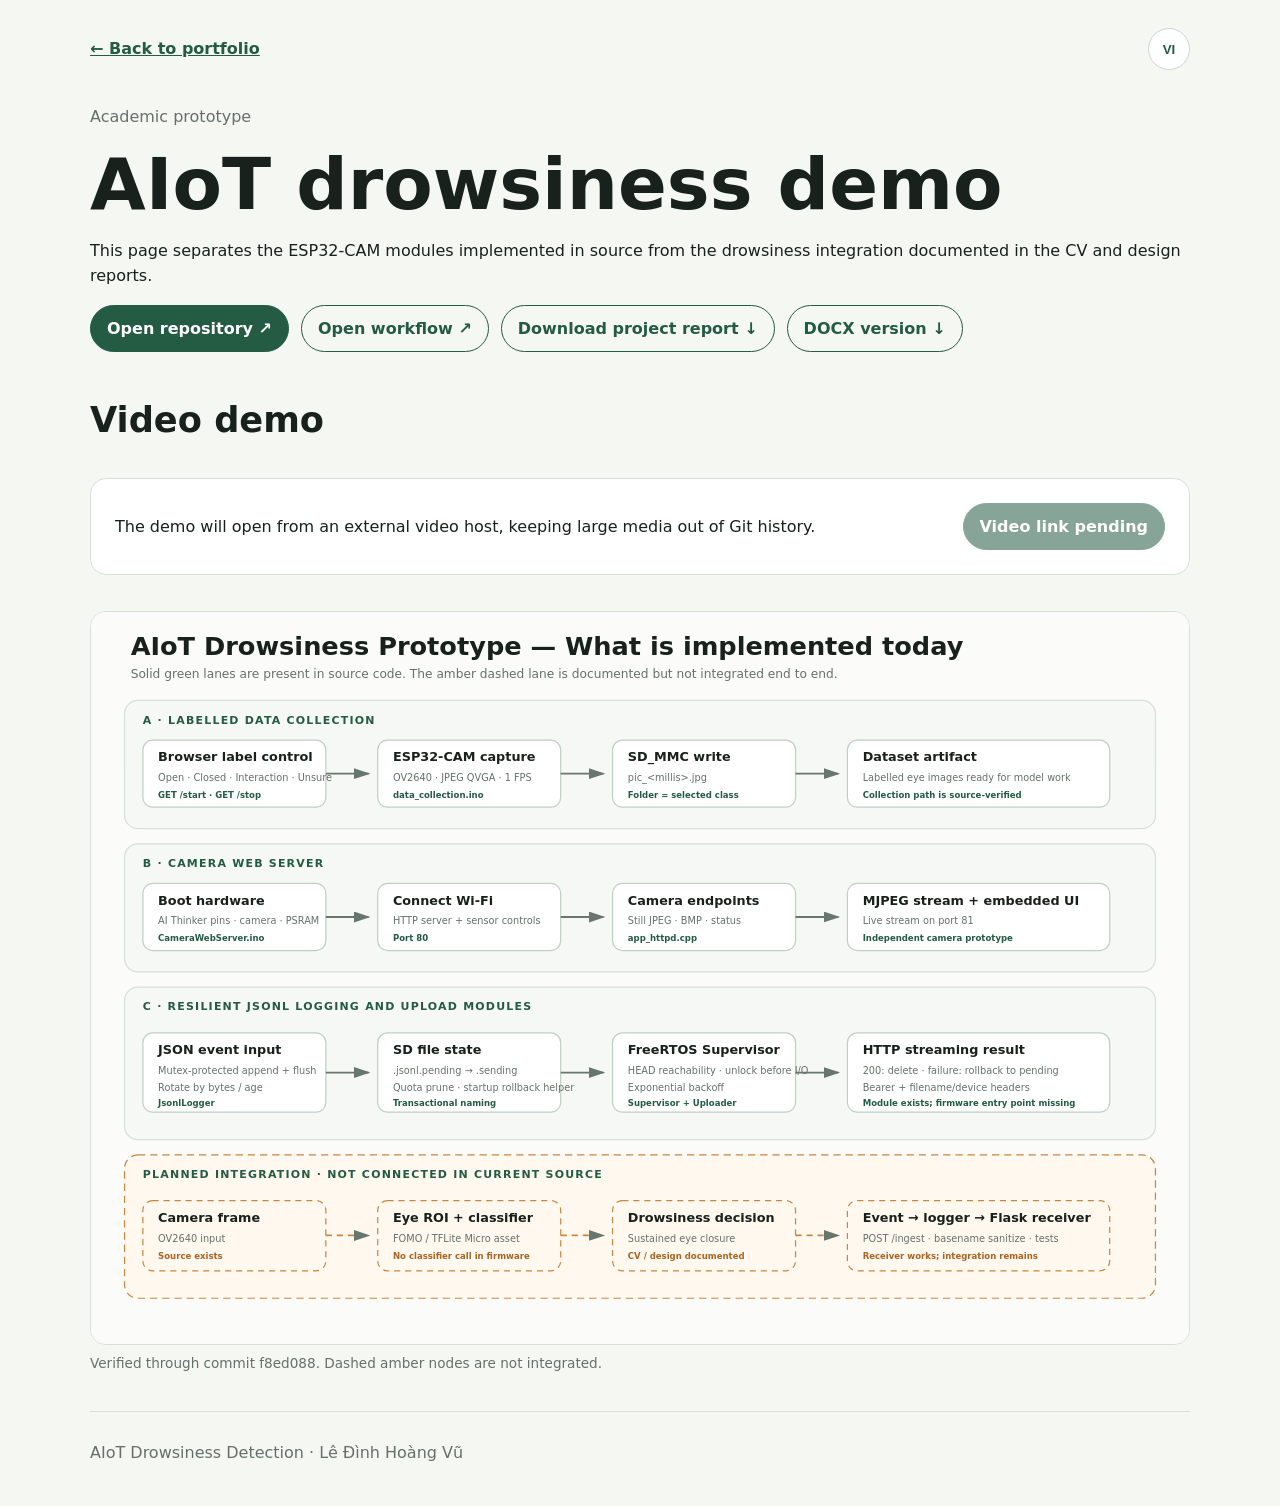
<file: demos/aiot-drowsiness/index.html>
<!doctype html>
<html lang="en">
<head><meta charset="utf-8"><meta name="viewport" content="width=device-width,initial-scale=1"><title>AIoT Drowsiness Demo</title><link rel="stylesheet" href="../styles.css"><script src="../script.js" defer></script></head>
<body data-title-en="AIoT Drowsiness Demo" data-title-vi="Demo AIoT phát hiện buồn ngủ">
<main class="shell">
  <div class="topbar"><a href="../../index.html#projects" data-en="← Back to portfolio" data-vi="← Về portfolio">← Back to portfolio</a><button class="language-toggle" type="button" aria-label="Switch to Vietnamese">VI</button></div>
  <header><p class="status" data-en="Academic prototype" data-vi="Nguyên mẫu học thuật">Academic prototype</p><h1>AIoT drowsiness demo</h1><p data-en="This page separates the ESP32-CAM modules implemented in source from the drowsiness integration documented in the CV and design reports." data-vi="Trang này phân biệt các mô-đun ESP32-CAM đã có mã nguồn với phần tích hợp phát hiện buồn ngủ chỉ được mô tả trong CV và báo cáo thiết kế.">This page separates the ESP32-CAM modules implemented in source from the drowsiness integration documented in the CV and design reports.</p><div class="actions"><a class="button primary" href="https://github.com/ldhv-04/SDEsp32" target="_blank" rel="noopener" data-en="Open repository ↗" data-vi="Mở mã nguồn ↗">Open repository ↗</a><a class="button" href="../../assets/images/projects/aiot-drowsiness-workflow.svg" target="_blank" data-en="Open workflow ↗" data-vi="Mở workflow ↗">Open workflow ↗</a><a class="button" href="reports/AIoT-Drowsiness-Project-Report.pdf" download data-en="Download project report ↓" data-vi="Tải báo cáo đồ án ↓">Download project report ↓</a><a class="button" href="reports/AIoT-Drowsiness-Project-Report.docx" download data-en="DOCX version ↓" data-vi="Bản DOCX ↓">DOCX version ↓</a></div></header>
  <section class="video-section"><h2 data-en="Video demo" data-vi="Video demo">Video demo</h2><div class="video-card"><p data-en="The demo will open from an external video host, keeping large media out of Git history." data-vi="Demo sẽ mở từ dịch vụ lưu trữ video bên ngoài để không đưa tệp lớn vào lịch sử Git.">The demo will open from an external video host, keeping large media out of Git history.</p><a class="button primary" aria-disabled="true" data-en="Video link pending" data-vi="Đang chờ link video">Video link pending</a></div></section>
  <figure><img src="../../assets/images/projects/aiot-drowsiness-workflow.svg" data-alt-en="AIoT implementation and planned integration workflow" data-alt-vi="Workflow triển khai và tích hợp dự kiến của AIoT" alt="AIoT implementation and planned integration workflow"><figcaption data-en="Verified through commit f8ed088. Dashed amber nodes are not integrated." data-vi="Đã xác minh đến commit f8ed088. Các node màu cam nét đứt chưa được tích hợp.">Verified through commit f8ed088. Dashed amber nodes are not integrated.</figcaption></figure>
  <footer>AIoT Drowsiness Detection · Lê Đình Hoàng Vũ</footer>
</main></body></html>
</file>
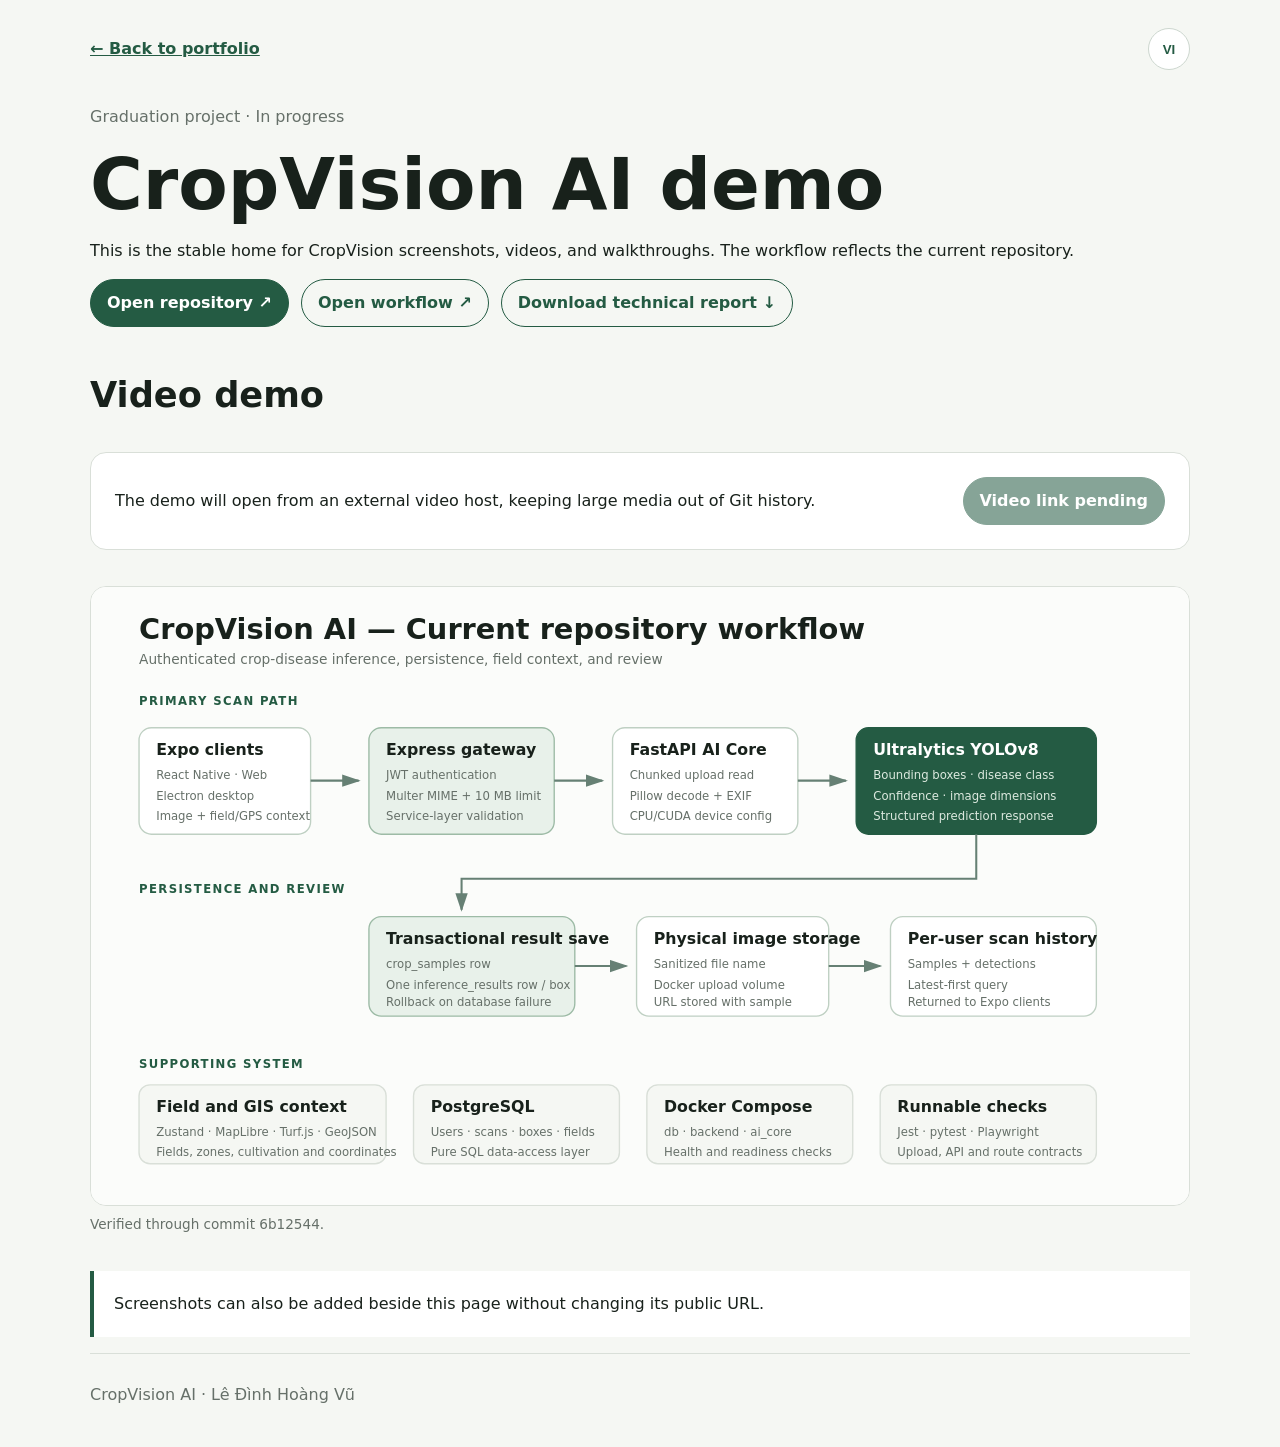
<file: demos/cropvision/index.html>
<!doctype html>
<html lang="en">
<head><meta charset="utf-8"><meta name="viewport" content="width=device-width,initial-scale=1"><title>CropVision AI Demo</title><link rel="stylesheet" href="../styles.css"><script src="../script.js" defer></script></head>
<body data-title-en="CropVision AI Demo" data-title-vi="Demo CropVision AI">
<main class="shell">
  <div class="topbar"><a href="../../index.html#projects" data-en="← Back to portfolio" data-vi="← Về portfolio">← Back to portfolio</a><button class="language-toggle" type="button" aria-label="Switch to Vietnamese">VI</button></div>
  <header><p class="status" data-en="Graduation project · In progress" data-vi="Khóa luận tốt nghiệp · Đang thực hiện">Graduation project · In progress</p><h1>CropVision AI demo</h1><p data-en="This is the stable home for CropVision screenshots, videos, and walkthroughs. The workflow reflects the current repository." data-vi="Đây là nơi cố định để lưu ảnh, video và hướng dẫn CropVision. Workflow phản ánh mã nguồn hiện tại.">This is the stable home for CropVision screenshots, videos, and walkthroughs. The workflow reflects the current repository.</p><div class="actions"><a class="button primary" href="https://github.com/ldhv-04/CropVision" target="_blank" rel="noopener" data-en="Open repository ↗" data-vi="Mở mã nguồn ↗">Open repository ↗</a><a class="button" href="../../assets/images/projects/cropvision-workflow.svg" target="_blank" data-en="Open workflow ↗" data-vi="Mở workflow ↗">Open workflow ↗</a><a class="button" href="reports/CropVision-Architecture-Report.md" download data-en="Download technical report ↓" data-vi="Tải báo cáo kỹ thuật ↓">Download technical report ↓</a></div></header>
  <section class="video-section"><h2 data-en="Video demo" data-vi="Video demo">Video demo</h2><div class="video-card"><p data-en="The demo will open from an external video host, keeping large media out of Git history." data-vi="Demo sẽ mở từ dịch vụ lưu trữ video bên ngoài để không đưa tệp lớn vào lịch sử Git.">The demo will open from an external video host, keeping large media out of Git history.</p><a class="button primary" aria-disabled="true" data-en="Video link pending" data-vi="Đang chờ link video">Video link pending</a></div></section>
  <figure><img src="../../assets/images/projects/cropvision-workflow.svg" data-alt-en="CropVision end-to-end workflow" data-alt-vi="Workflow end-to-end của CropVision" alt="CropVision end-to-end workflow"><figcaption data-en="Verified through commit 6b12544." data-vi="Đã xác minh đến commit 6b12544.">Verified through commit 6b12544.</figcaption></figure>
  <p class="note" data-en="Screenshots can also be added beside this page without changing its public URL." data-vi="Bạn cũng có thể thêm ảnh chụp vào thư mục này mà không thay đổi URL công khai.">Screenshots can also be added beside this page without changing its public URL.</p>
  <footer>CropVision AI · Lê Đình Hoàng Vũ</footer>
</main></body></html>
</file>
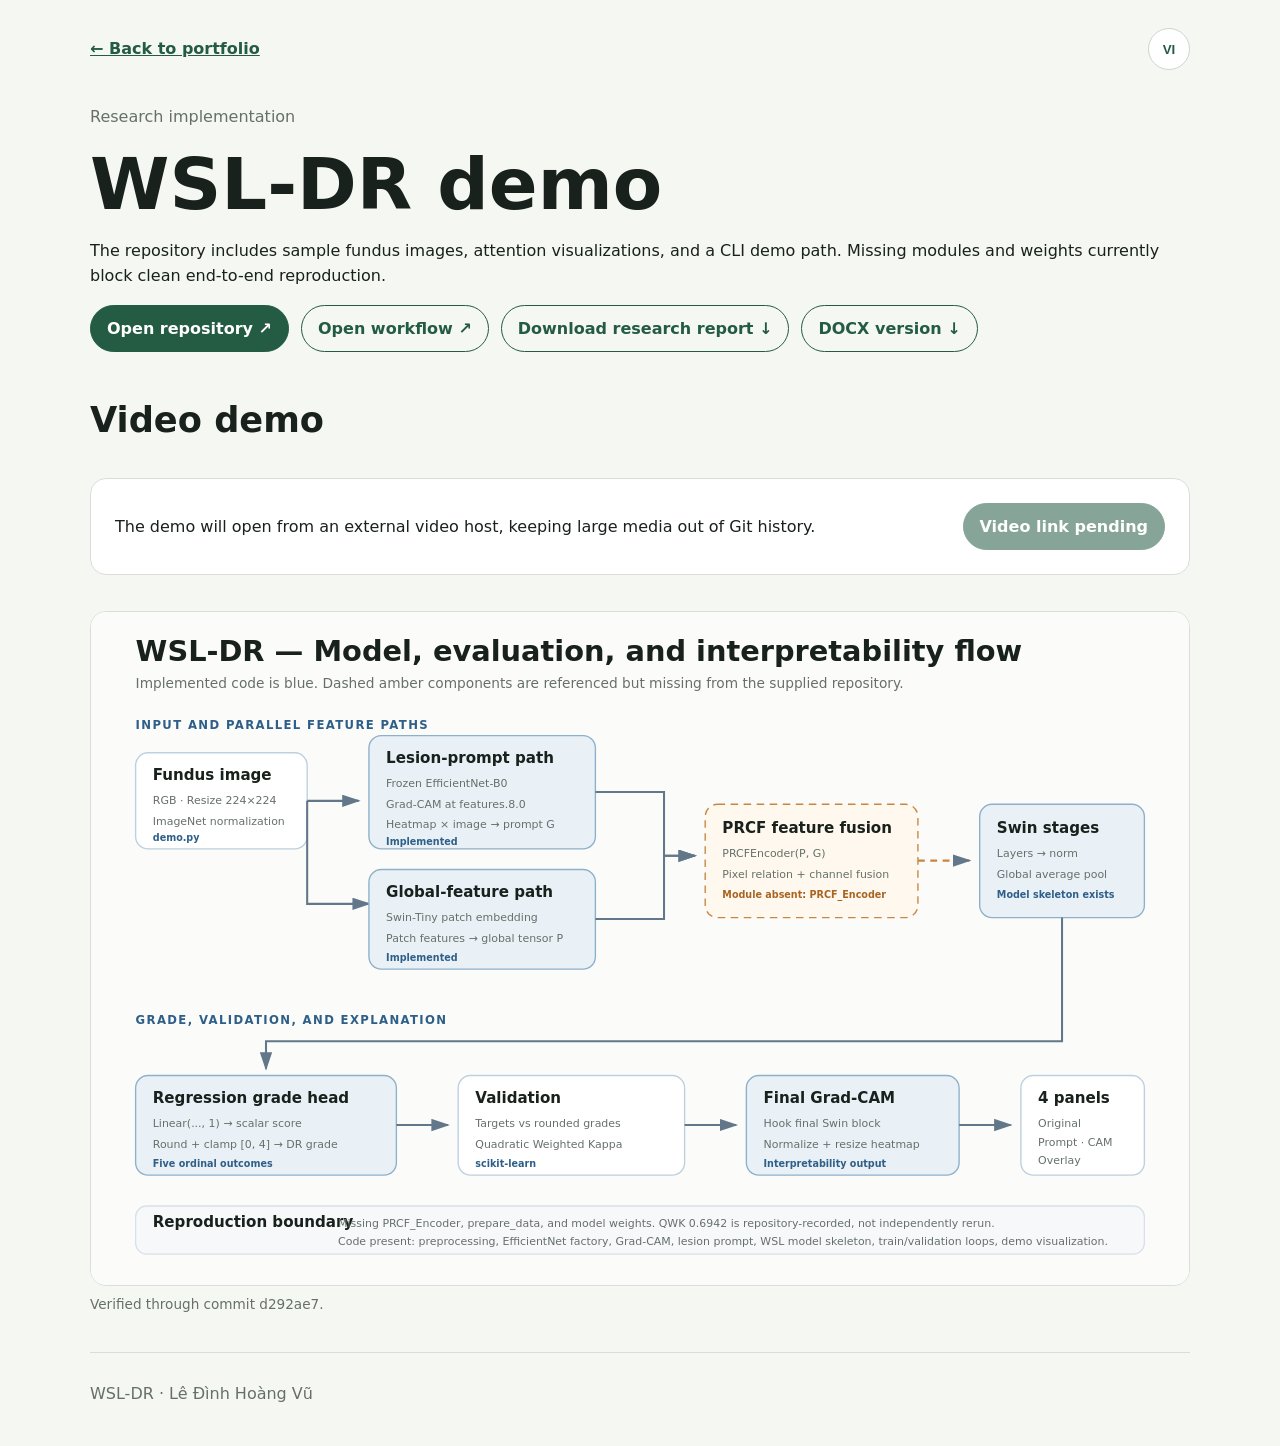
<file: demos/wsl-dr/index.html>
<!doctype html>
<html lang="en">
<head><meta charset="utf-8"><meta name="viewport" content="width=device-width,initial-scale=1"><title>WSL-DR Demo</title><link rel="stylesheet" href="../styles.css"><script src="../script.js" defer></script></head>
<body data-title-en="WSL-DR Demo" data-title-vi="Demo WSL-DR">
<main class="shell">
  <div class="topbar"><a href="../../index.html#projects" data-en="← Back to portfolio" data-vi="← Về portfolio">← Back to portfolio</a><button class="language-toggle" type="button" aria-label="Switch to Vietnamese">VI</button></div>
  <header><p class="status" data-en="Research implementation" data-vi="Bản triển khai nghiên cứu">Research implementation</p><h1>WSL-DR demo</h1><p data-en="The repository includes sample fundus images, attention visualizations, and a CLI demo path. Missing modules and weights currently block clean end-to-end reproduction." data-vi="Mã nguồn có ảnh đáy mắt mẫu, trực quan hóa attention và luồng demo CLI. Các mô-đun và weights còn thiếu hiện chặn việc tái lập end-to-end.">The repository includes sample fundus images, attention visualizations, and a CLI demo path. Missing modules and weights currently block clean end-to-end reproduction.</p><div class="actions"><a class="button primary" href="https://github.com/ldhv-04/WLS-DR" target="_blank" rel="noopener" data-en="Open repository ↗" data-vi="Mở mã nguồn ↗">Open repository ↗</a><a class="button" href="../../assets/images/projects/wsl-dr-workflow.svg" target="_blank" data-en="Open workflow ↗" data-vi="Mở workflow ↗">Open workflow ↗</a><a class="button" href="reports/WSL-DR-Research-Report.pdf" download data-en="Download research report ↓" data-vi="Tải báo cáo nghiên cứu ↓">Download research report ↓</a><a class="button" href="reports/WSL-DR-Research-Report.docx" download data-en="DOCX version ↓" data-vi="Bản DOCX ↓">DOCX version ↓</a></div></header>
  <section class="video-section"><h2 data-en="Video demo" data-vi="Video demo">Video demo</h2><div class="video-card"><p data-en="The demo will open from an external video host, keeping large media out of Git history." data-vi="Demo sẽ mở từ dịch vụ lưu trữ video bên ngoài để không đưa tệp lớn vào lịch sử Git.">The demo will open from an external video host, keeping large media out of Git history.</p><a class="button primary" aria-disabled="true" data-en="Video link pending" data-vi="Đang chờ link video">Video link pending</a></div></section>
  <figure><img src="../../assets/images/projects/wsl-dr-workflow.svg" data-alt-en="WSL-DR model and interpretability workflow" data-alt-vi="Workflow mô hình và khả năng diễn giải WSL-DR" alt="WSL-DR model and interpretability workflow"><figcaption data-en="Verified through commit d292ae7." data-vi="Đã xác minh đến commit d292ae7.">Verified through commit d292ae7.</figcaption></figure>
  <footer>WSL-DR · Lê Đình Hoàng Vũ</footer>
</main></body></html>
</file>
<file: demos/styles.css>
:root{color:#18211b;background:#f5f7f3;font:16px/1.6 system-ui,sans-serif}*{box-sizing:border-box}body{margin:0}.shell{width:min(1100px,calc(100% - 32px));margin:auto;padding:28px 0 40px}.topbar{display:flex;align-items:center;justify-content:space-between}.language-toggle{width:42px;height:42px;border:1px solid #cdd7cf;border-radius:50%;color:#245b43;background:#fff;cursor:pointer;font-weight:800}a{color:#245b43;font-weight:700}header{margin:34px 0 40px}.status{color:#667069}.actions{display:flex;flex-wrap:wrap;gap:12px}.button{padding:10px 16px;border:1px solid #245b43;border-radius:999px;text-decoration:none}.primary{color:#fff;background:#245b43}.button[aria-disabled=true]{pointer-events:none;opacity:.55}figure,.video-section{margin:36px 0}img{display:block;width:100%;border:1px solid #d9dfd8;border-radius:16px;background:#fff}.video-card{display:flex;align-items:center;justify-content:space-between;gap:24px;padding:24px;border:1px solid #d9dfd8;border-radius:16px;background:#fff}.video-card p{margin:0}.video-help,figcaption{margin-top:8px;color:#667069;font-size:.85rem}.note{padding:20px;border-left:4px solid #245b43;background:#fff}h1{font-size:clamp(2.2rem,6vw,4.5rem);line-height:1;margin:18px 0}h2{font-size:clamp(1.5rem,3vw,2.2rem)}footer{padding-top:28px;border-top:1px solid #d9dfd8;color:#667069}@media(max-width:600px){.video-card{align-items:flex-start;flex-direction:column}}
</file>
